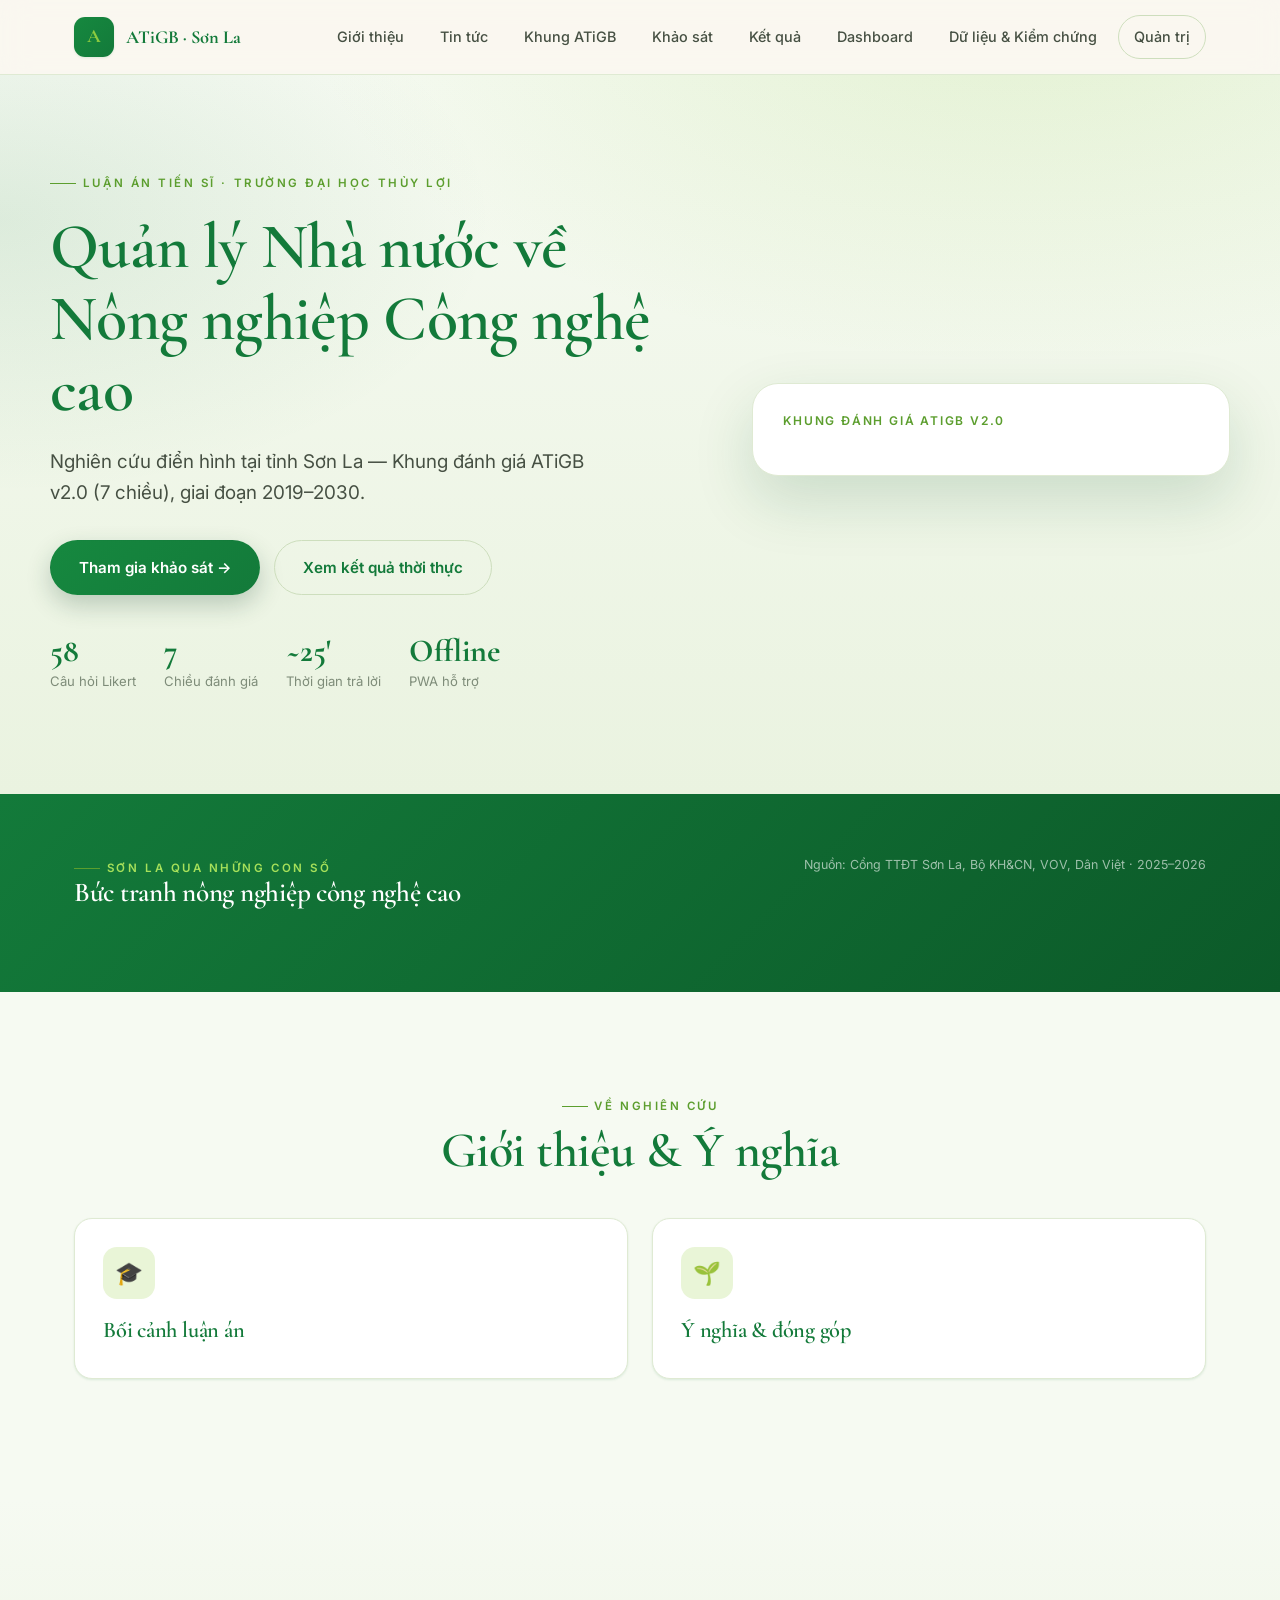
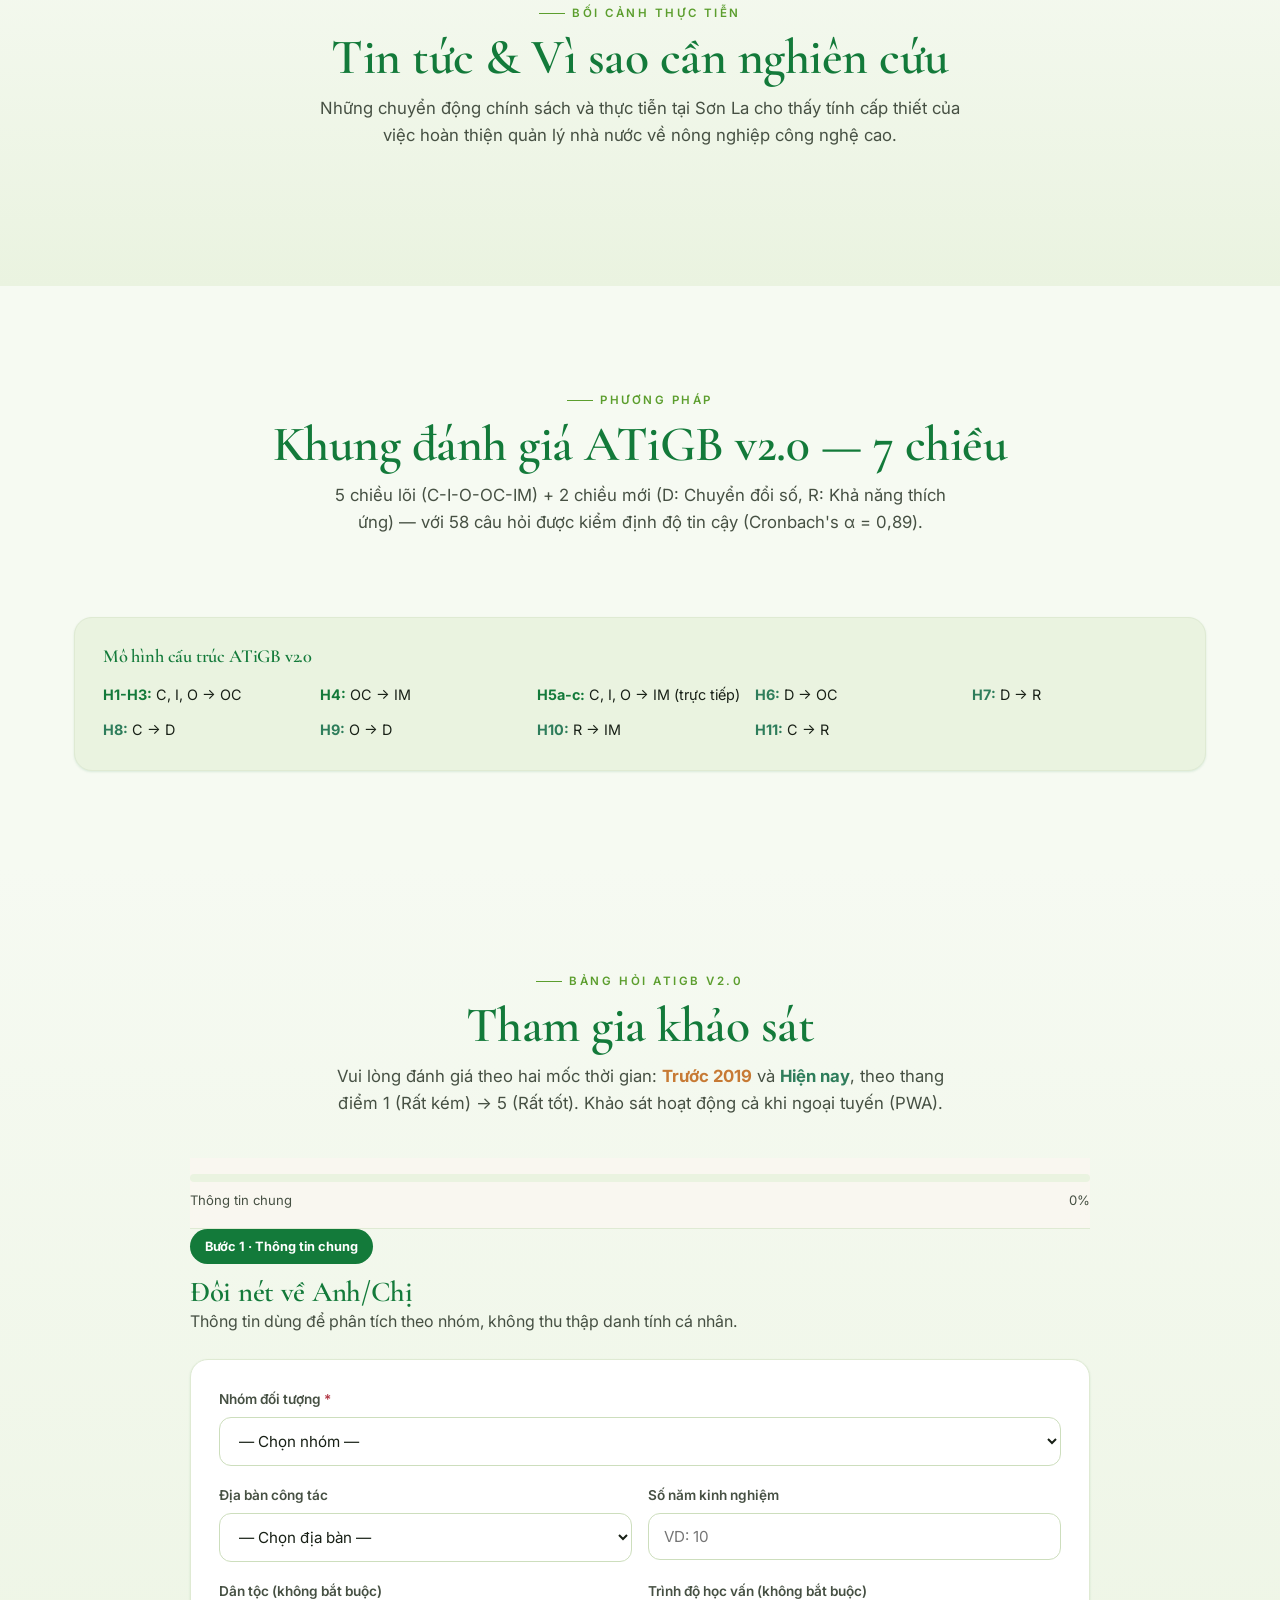
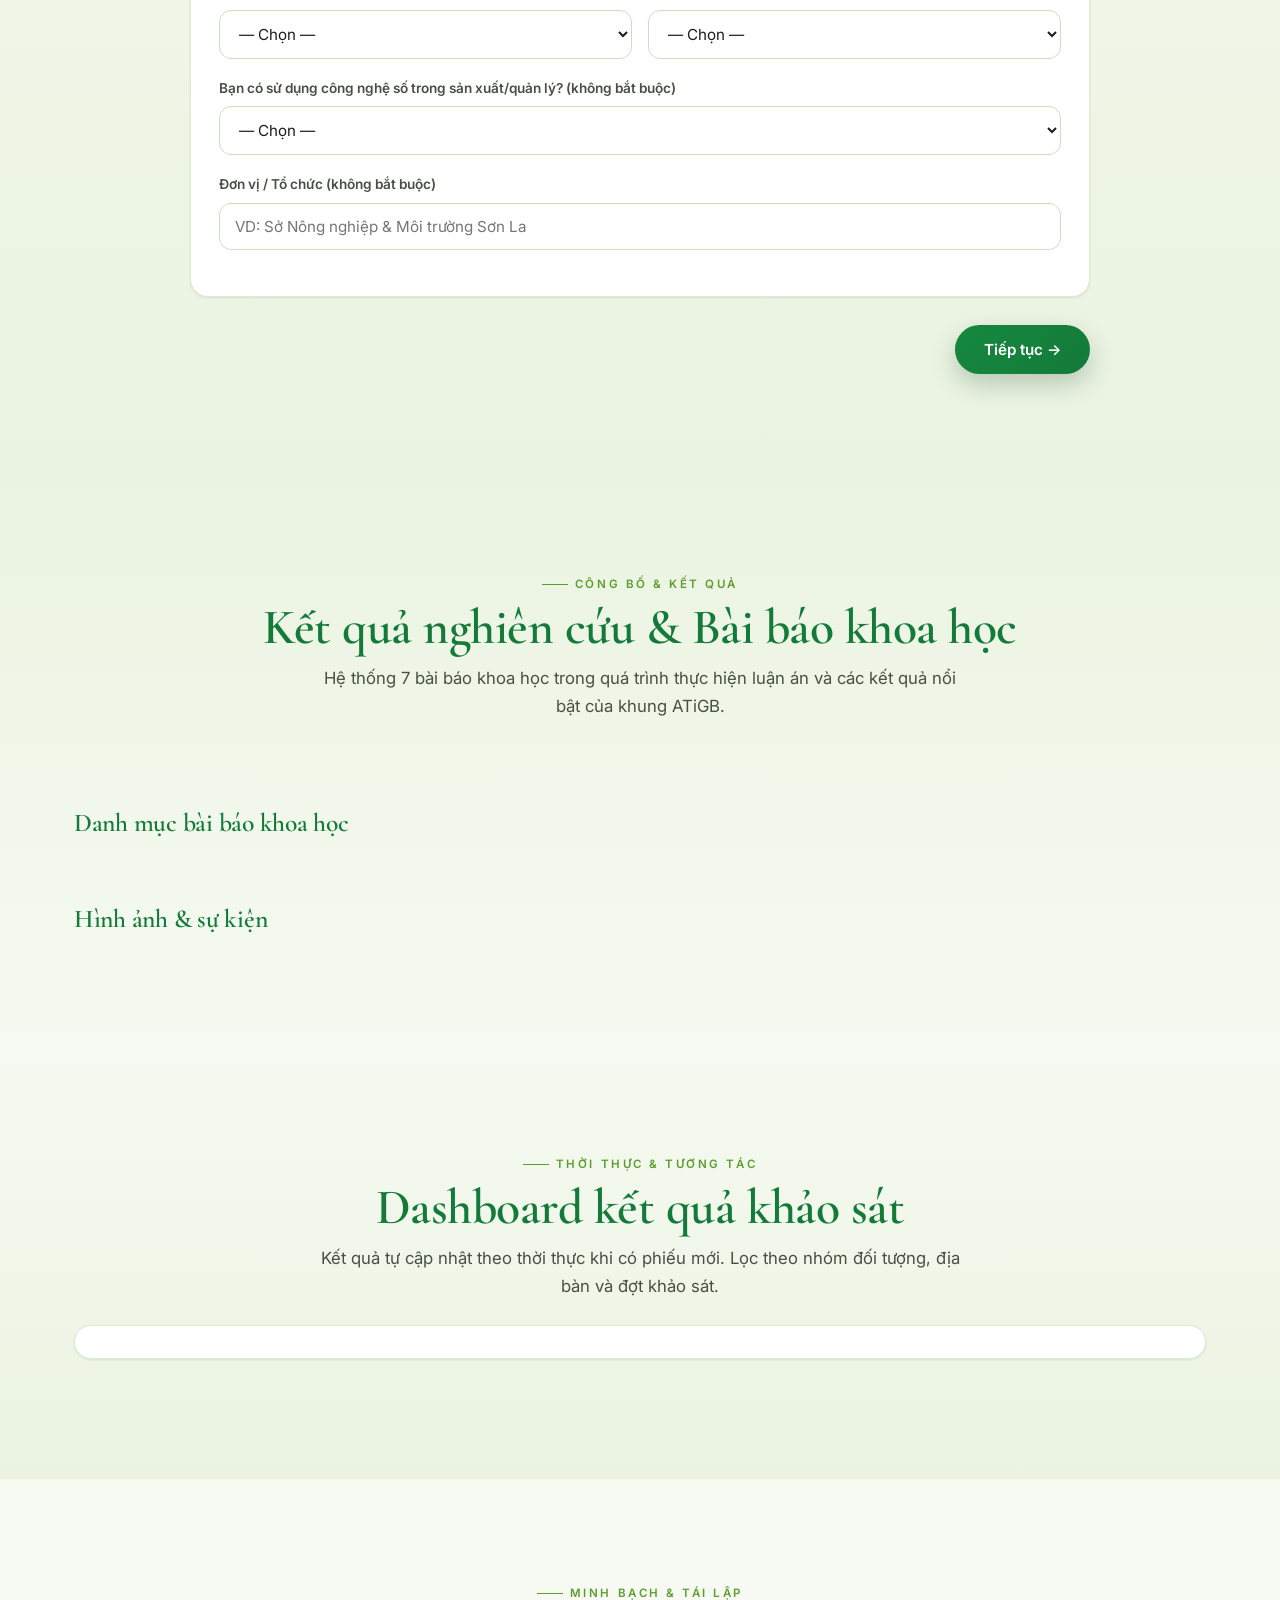
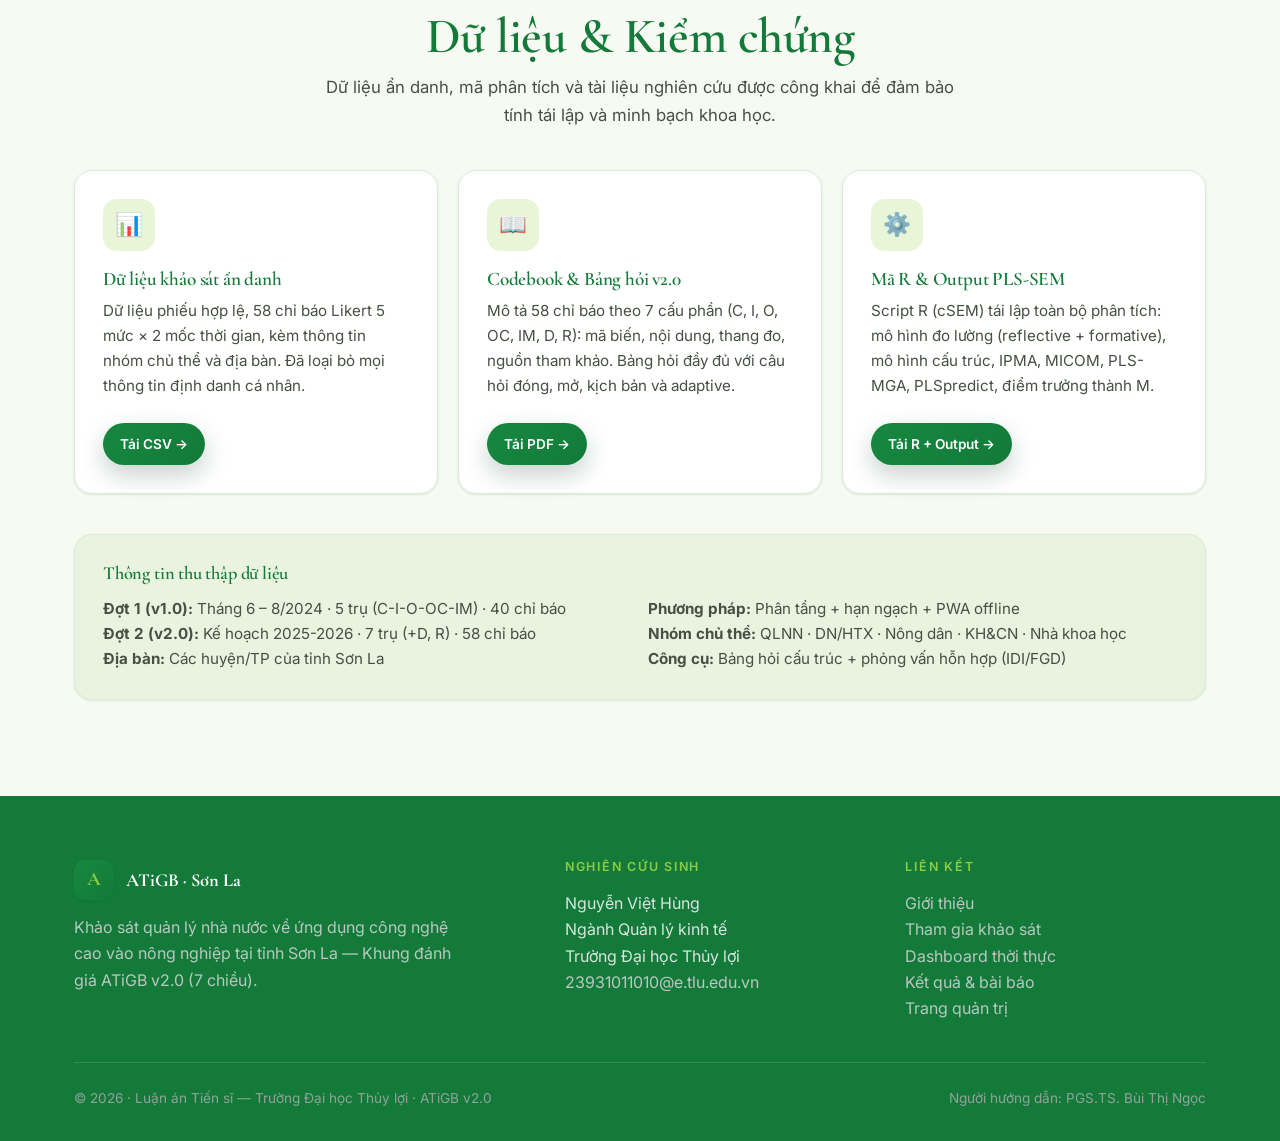
<file: index.html>
<!DOCTYPE html>
<html lang="vi">
<head>
<meta charset="UTF-8">
<meta name="viewport" content="width=device-width, initial-scale=1">
<title>Khảo sát QLNN về Nông nghiệp Công nghệ cao — Sơn La | ATiGB v2.0</title>
<meta name="description" content="Khảo sát quản lý nhà nước về ứng dụng công nghệ cao vào nông nghiệp tại tỉnh Sơn La — Khung đánh giá ATiGB v2.0 (7 chiều). Luận án tiến sĩ, Trường Đại học Thủy lợi.">
<meta name="theme-color" content="#137A3A">
<link rel="manifest" href="/manifest.json">
<meta name="apple-mobile-web-app-capable" content="yes">
<meta name="apple-mobile-web-app-status-bar-style" content="default">
<meta name="apple-mobile-web-app-title" content="ATiGB">
<link rel="apple-touch-icon" href="/icons/icon-192.png">
<link rel="preconnect" href="https://fonts.googleapis.com">
<link rel="preconnect" href="https://fonts.gstatic.com" crossorigin>
<link href="https://fonts.googleapis.com/css2?family=Cormorant+Garamond:wght@500;600;700&family=Inter:wght@400;500;600;700&display=swap" rel="stylesheet">
<link rel="stylesheet" href="assets/style.css?v=20260909">
<link rel="stylesheet" href="assets/v2.css?v=20260909">
<link rel="icon" href="data:image/svg+xml,<svg xmlns='http://www.w3.org/2000/svg' viewBox='0 0 100 100'><rect width='100' height='100' rx='22' fill='%23137A3A'/><text x='50' y='68' font-size='58' text-anchor='middle' fill='%23A6E05A' font-family='Georgia'>A</text></svg>">
</head>
<body>

<!-- OFFLINE INDICATOR -->
<div id="offlineBar" class="offline-bar" style="display:none">
  <span>📡 Đang ngoại tuyến — khảo sát vẫn hoạt động, dữ liệu sẽ đồng bộ khi có mạng</span>
</div>

<!-- NAV -->
<nav class="nav">
 <div class="container nav-inner">
 <a class="brand" href="#top">
 <span class="mark">A</span>
 <span>ATiGB · Sơn La</span>
 </a>
 <button class="nav-toggle" id="navToggle">☰</button>
 <div class="nav-links" id="navLinks">
 <a href="#gioithieu">Giới thiệu</a>
 <a href="#tintuc">Tin tức</a>
 <a href="#khung">Khung ATiGB</a>
 <a href="#khaosat">Khảo sát</a>
 <a href="#ketqua">Kết quả</a>
 <a href="#dashboard">Dashboard</a>
 <a href="#kiemchung">Dữ liệu & Kiểm chứng</a>
 <a href="admin.html" class="btn btn-ghost btn-sm">Quản trị</a>
 </div>
 </div>
</nav>

<!-- HERO -->
<header class="hero" id="top">
 <div class="container hero-inner">
 <div>
 <span class="eyebrow" id="heroBadge">Luận án Tiến sĩ · Trường Đại học Thủy lợi</span>
 <h1 id="heroTitle">Quản lý Nhà nước về Nông nghiệp Công nghệ cao</h1>
 <p class="lead" id="heroSub">Nghiên cứu điển hình tại tỉnh Sơn La — Khung đánh giá ATiGB v2.0 (7 chiều), giai đoạn 2019–2030.</p>
 <div class="hero-cta">
 <a href="#khaosat" class="btn btn-primary">Tham gia khảo sát →</a>
 <a href="#dashboard" class="btn btn-ghost">Xem kết quả thời thực</a>
 </div>
 <div class="hero-badges">
 <div class="hero-badge"><b id="heroQCount">58</b><span>Câu hỏi Likert</span></div>
 <div class="hero-badge"><b>7</b><span>Chiều đánh giá</span></div>
 <div class="hero-badge"><b>~25'</b><span>Thời gian trả lời</span></div>
 <div class="hero-badge"><b>Offline</b><span>PWA hỗ trợ</span></div>
 </div>
 </div>
 <div class="hero-art">
 <div class="hero-card">
 <h4>Khung đánh giá ATiGB v2.0</h4>
 <div id="heroDims" class="dims" style="flex-direction:column;gap:10px"></div>
 </div>
 </div>
 </div>
</header>

<!-- DẢI SỐ LIỆU THẬT -->
<section class="statband">
 <div class="container">
 <div class="stat-head">
 <div><span class="eyebrow" style="color:var(--lime-bright)">Sơn La qua những con số</span>
 <h3>Bức tranh nông nghiệp công nghệ cao</h3></div>
 <span class="src">Nguồn: Cổng TTĐT Sơn La, Bộ KH&CN, VOV, Dân Việt · 2025–2026</span>
 </div>
 <div class="stat-grid" id="statGrid"></div>
 </div>
</section>

<!-- GIỚI THIỆU -->
<section class="section" id="gioithieu">
 <div class="container">
 <div class="center">
 <span class="eyebrow">Về nghiên cứu</span>
 <h2 class="section-title" id="introHeading">Giới thiệu & Ý nghĩa</h2>
 </div>
 <div class="grid g-2 mt-3" style="align-items:start">
 <div class="card">
 <div class="icon">🎓</div>
 <h3>Bối cảnh luận án</h3>
 <p id="introBody" style="color:var(--ink-2)"></p>
 </div>
 <div class="card">
 <div class="icon">🌱</div>
 <h3>Ý nghĩa & đóng góp</h3>
 <p id="introMeaning" style="color:var(--ink-2)"></p>
 </div>
 </div>
 <div class="grid g-4 mt-2" id="whyCards"></div>
 </div>
</section>

<!-- TIN TỨC -->
<section class="section" id="tintuc" style="background:linear-gradient(180deg,var(--cream),var(--cream-2))">
 <div class="container">
 <div class="center">
 <span class="eyebrow">Bối cảnh thực tiễn</span>
 <h2 class="section-title">Tin tức & Vì sao cần nghiên cứu</h2>
 <p class="section-sub">Những chuyển động chính sách và thực tiễn tại Sơn La cho thấy tính cấp thiết của việc hoàn thiện quản lý nhà nước về nông nghiệp công nghệ cao.</p>
 </div>
 <div class="news-grid mt-3" id="newsGrid"></div>
 </div>
</section>

<!-- KHUNG ATiGB v2.0 -->
<section class="section" id="khung">
 <div class="container">
 <div class="center">
 <span class="eyebrow">Phương pháp</span>
 <h2 class="section-title">Khung đánh giá ATiGB v2.0 — 7 chiều</h2>
 <p class="section-sub">5 chiều lõi (C-I-O-OC-IM) + 2 chiều mới (D: Chuyển đổi số, R: Khả năng thích ứng) — với 58 câu hỏi được kiểm định độ tin cậy (Cronbach's α = 0,89).</p>
 </div>
 <div class="atigb-grid mt-3" id="atigbGrid"></div>

 <div class="card mt-3" style="padding:28px;background:var(--cream-2)">
 <h3 style="font-size:1.15rem;margin-bottom:16px">Mô hình cấu trúc ATiGB v2.0</h3>
 <div style="display:grid;grid-template-columns:repeat(auto-fit,minmax(200px,1fr));gap:12px;font-size:.9rem">
 <div><b style="color:var(--forest)">H1-H3:</b> C, I, O → OC</div>
 <div><b style="color:var(--forest)">H4:</b> OC → IM</div>
 <div><b style="color:var(--forest)">H5a-c:</b> C, I, O → IM (trực tiếp)</div>
 <div><b style="color:var(--blue)">H6:</b> D → OC</div>
 <div><b style="color:var(--blue)">H7:</b> D → R</div>
 <div><b style="color:var(--blue)">H8:</b> C → D</div>
 <div><b style="color:var(--blue)">H9:</b> O → D</div>
 <div><b style="color:var(--blue)">H10:</b> R → IM</div>
 <div><b style="color:var(--blue)">H11:</b> C → R</div>
 </div>
 </div>
 </div>
</section>

<!-- KHẢO SÁT -->
<section class="section" id="khaosat" style="background:linear-gradient(180deg,var(--cream),var(--cream-2))">
 <div class="container">
 <div class="center">
 <span class="eyebrow">Bảng hỏi ATiGB v2.0</span>
 <h2 class="section-title">Tham gia khảo sát</h2>
 <p class="section-sub">Vui lòng đánh giá theo hai mốc thời gian: <b style="color:var(--terra)">Trước 2019</b> và <b style="color:var(--blue)">Hiện nay</b>, theo thang điểm 1 (Rất kém) → 5 (Rất tốt). Khảo sát hoạt động cả khi ngoại tuyến (PWA).</p>
 </div>

 <div class="survey-wrap mt-3">
 <div class="progress-bar">
 <div class="progress-track"><div class="progress-fill" id="progFill"></div></div>
 <div class="progress-meta"><span id="progLabel">Thông tin chung</span><span id="progCount">0%</span></div>
 </div>

 <!-- Auto-save indicator -->
 <div id="autoSaveIndicator" style="display:none;font-size:.8rem;color:var(--muted);text-align:right;margin-bottom:8px">
 <span id="autoSaveText">Đã tự động lưu</span>
 </div>

 <form id="surveyForm">
 <!-- STEP 0: thông tin -->
 <div class="step active" data-step="0">
 <div class="step-head">
 <span class="badge" style="background:var(--forest)">Bước 1 · Thông tin chung</span>
 <h3 style="font-size:1.8rem">Đôi nét về Anh/Chị</h3>
 <p style="color:var(--ink-2)">Thông tin dùng để phân tích theo nhóm, không thu thập danh tính cá nhân.</p>
 </div>
 <div class="card">
 <div class="field">
 <label>Nhóm đối tượng <span style="color:var(--danger)">*</span></label>
 <select id="respType" required>
 <option value="">— Chọn nhóm —</option>
 <option value="QLNN">Cán bộ quản lý nhà nước</option>
 <option value="DN-HTX">Doanh nghiệp / Hợp tác xã</option>
 <option value="KHCN">Chuyên gia khoa học công nghệ</option>
 <option value="NhaKhoaHoc">Nhà khoa học / Giảng viên</option>
 <option value="NongDan">Nông dân sản xuất</option>
 </select>
 </div>
 <div class="field-row">
 <div class="field">
 <label>Địa bàn công tác</label>
 <select id="district">
 <option value="">— Chọn địa bàn —</option>
 </select>
 </div>
 <div class="field">
 <label>Số năm kinh nghiệm</label>
 <input type="number" id="yearsExp" min="0" max="50" placeholder="VD: 10">
 </div>
 </div>
 <div class="field-row">
 <div class="field">
 <label>Dân tộc (không bắt buộc)</label>
 <select id="ethnicity">
 <option value="">— Chọn —</option>
 <option>Kinh</option><option>Thái</option><option>H'Mông</option>
 <option>Mường</option><option>Tày</option><option>Khác</option>
 </select>
 </div>
 <div class="field">
 <label>Trình độ học vấn (không bắt buộc)</label>
 <select id="education">
 <option value="">— Chọn —</option>
 <option>Tiểu học</option><option>THCS</option><option>THPT</option>
 <option>Cao đẳng</option><option>Đại học</option><option>Sau đại học</option>
 </select>
 </div>
 </div>
 <div class="field-row" id="farmFields" style="display:none">
 <div class="field">
 <label>Quy mô canh tác/sản xuất (ha)</label>
 <input type="number" id="farmSize" min="0" step="0.1" placeholder="VD: 2.5">
 </div>
 <div class="field">
 <label>Cây trồng/vật nuôi chính</label>
 <select id="mainCrop">
 <option value="">— Chọn —</option>
 <option>Cà phê</option><option>Chè</option><option>Mận</option>
 <option>Hồng</option><option>Lúa</option><option>Ngô</option>
 <option>Sắn</option><option>Chăn nuôi</option><option>Khác</option>
 </select>
 </div>
 </div>
 <div class="field">
 <label>Bạn có sử dụng công nghệ số trong sản xuất/quản lý? (không bắt buộc)</label>
 <select id="digitalUsage">
 <option value="">— Chọn —</option>
 <option>Có thường xuyên</option><option>Có đôi khi</option><option>Không</option>
 </select>
 </div>
 <div class="field">
 <label>Đơn vị / Tổ chức (không bắt buộc)</label>
 <input type="text" id="org" placeholder="VD: Sở Nông nghiệp & Môi trường Sơn La">
 </div>
 </div>
 <div class="survey-nav">
 <span></span>
 <button type="button" class="btn btn-primary" data-next>Tiếp tục →</button>
 </div>
 </div>
 <!-- steps for dimensions injected here -->
 <div id="dimSteps"></div>
 <!-- scenario questions -->
 <div id="scenarioStep"></div>
 <!-- open questions step injected -->
 <div id="openStep"></div>
 <!-- thankyou -->
 <div class="step" data-step="done">
 <div class="thankyou">
 <div class="check">✓</div>
 <h2 style="font-size:2.2rem">Cảm ơn Anh/Chị!</h2>
 <p style="color:var(--ink-2);max-width:520px;margin:12px auto 0">Phản hồi của Anh/Chị đã được ghi nhận và sẽ góp phần quan trọng vào kết quả nghiên cứu luận án. Trân trọng cảm ơn sự tham gia quý báu!</p>
 <a href="#dashboard" class="btn btn-gold mt-3">Xem kết quả →</a>
 </div>
 </div>
 </form>
 </div>
 </div>
</section>

<!-- KẾT QUẢ -->
<section class="section" id="ketqua" style="background:linear-gradient(180deg,var(--cream-2),var(--cream))">
 <div class="container">
 <div class="center">
 <span class="eyebrow">Công bố & kết quả</span>
 <h2 class="section-title">Kết quả nghiên cứu & Bài báo khoa học</h2>
 <p class="section-sub">Hệ thống 7 bài báo khoa học trong quá trình thực hiện luận án và các kết quả nổi bật của khung ATiGB.</p>
 </div>

 <div class="grid g-4 mt-3" id="resultKpis"></div>

 <h3 style="font-size:1.6rem;margin:48px 0 20px">Danh mục bài báo khoa học</h3>
 <div class="grid" style="gap:16px" id="pubList"></div>

 <h3 style="font-size:1.6rem;margin:48px 0 20px">Hình ảnh & sự kiện</h3>
 <div class="gallery" id="eventGallery"></div>
 </div>
</section>

<!-- DASHBOARD THỜI THỰC -->
<section class="section" id="dashboard" style="background:linear-gradient(180deg,var(--cream),var(--cream-2))">
 <div class="container">
 <div class="center">
 <span class="eyebrow">Thời thực & Tương tác</span>
 <h2 class="section-title">Dashboard kết quả khảo sát</h2>
 <p class="section-sub">Kết quả tự cập nhật theo thời thực khi có phiếu mới. Lọc theo nhóm đối tượng, địa bàn và đợt khảo sát.</p>
 </div>

 <div id="dashFilters" class="card" style="padding:16px;margin:24px 0"></div>
 <div id="dashboardRoot"></div>
 </div>
</section>

<!-- DỮ LIỆU & KIỂM CHỨNG -->
<section class="section" id="kiemchung">
 <div class="container">
 <div class="center">
 <span class="eyebrow">Minh bạch & Tái lập</span>
 <h2 class="section-title">Dữ liệu & Kiểm chứng</h2>
 <p class="section-sub">Dữ liệu ẩn danh, mã phân tích và tài liệu nghiên cứu được công khai để đảm bảo tính tái lập và minh bạch khoa học.</p>
 </div>

 <div class="grid g-3 mt-3" style="gap:20px">
 <div class="card" style="padding:28px">
 <div class="icon">📊</div>
 <h3 style="font-size:1.2rem">Dữ liệu khảo sát ẩn danh</h3>
 <p style="color:var(--ink-2);font-size:.95rem">Dữ liệu phiếu hợp lệ, 58 chỉ báo Likert 5 mức × 2 mốc thời gian, kèm thông tin nhóm chủ thể và địa bàn. Đã loại bỏ mọi thông tin định danh cá nhân.</p>
 <a href="#" id="dlData" class="btn btn-primary btn-sm mt-2" download>Tải CSV →</a>
 </div>
 <div class="card" style="padding:28px">
 <div class="icon">📖</div>
 <h3 style="font-size:1.2rem">Codebook & Bảng hỏi v2.0</h3>
 <p style="color:var(--ink-2);font-size:.95rem">Mô tả 58 chỉ báo theo 7 cấu phần (C, I, O, OC, IM, D, R): mã biến, nội dung, thang đo, nguồn tham khảo. Bảng hỏi đầy đủ với câu hỏi đóng, mở, kịch bản và adaptive.</p>
 <a href="#" id="dlCodebook" class="btn btn-primary btn-sm mt-2" download>Tải PDF →</a>
 </div>
 <div class="card" style="padding:28px">
 <div class="icon">⚙️</div>
 <h3 style="font-size:1.2rem">Mã R & Output PLS-SEM</h3>
 <p style="color:var(--ink-2);font-size:.95rem">Script R (cSEM) tái lập toàn bộ phân tích: mô hình đo lường (reflective + formative), mô hình cấu trúc, IPMA, MICOM, PLS-MGA, PLSpredict, điểm trưởng thành M.</p>
 <a href="#" id="dlCode" class="btn btn-primary btn-sm mt-2" download>Tải R + Output →</a>
 </div>
 </div>

 <div class="card mt-3" style="padding:28px;background:var(--cream-2)">
 <h3 style="font-size:1.15rem;margin-bottom:12px">Thông tin thu thập dữ liệu</h3>
 <div class="grid g-2" style="gap:16px">
 <div>
 <p style="color:var(--ink-2);font-size:.95rem"><b>Đợt 1 (v1.0):</b> Tháng 6 – 8/2024 · 5 trụ (C-I-O-OC-IM) · 40 chỉ báo</p>
 <p style="color:var(--ink-2);font-size:.95rem"><b>Đợt 2 (v2.0):</b> Kế hoạch 2025-2026 · 7 trụ (+D, R) · 58 chỉ báo</p>
 <p style="color:var(--ink-2);font-size:.95rem"><b>Địa bàn:</b> Các huyện/TP của tỉnh Sơn La</p>
 </div>
 <div>
 <p style="color:var(--ink-2);font-size:.95rem"><b>Phương pháp:</b> Phân tầng + hạn ngạch + PWA offline</p>
 <p style="color:var(--ink-2);font-size:.95rem"><b>Nhóm chủ thể:</b> QLNN · DN/HTX · Nông dân · KH&CN · Nhà khoa học</p>
 <p style="color:var(--ink-2);font-size:.95rem"><b>Công cụ:</b> Bảng hỏi cấu trúc + phỏng vấn hỗn hợp (IDI/FGD)</p>
 </div>
 </div>
 </div>
 </div>
</section>

<!-- FOOTER -->
<footer class="footer">
 <div class="container">
 <div class="footer-grid">
 <div>
 <div class="brand" style="color:#fff;margin-bottom:14px">
 <span class="mark">A</span><span>ATiGB · Sơn La</span>
 </div>
 <p style="color:#B9C7C0;max-width:380px">Khảo sát quản lý nhà nước về ứng dụng công nghệ cao vào nông nghiệp tại tỉnh Sơn La — Khung đánh giá ATiGB v2.0 (7 chiều).</p>
 </div>
 <div>
 <h4>Nghiên cứu sinh</h4>
 <p>Nguyễn Việt Hùng</p>
 <p>Ngành Quản lý kinh tế</p>
 <p>Trường Đại học Thủy lợi</p>
 <p><a href="mailto:23931011010@e.tlu.edu.vn">23931011010@e.tlu.edu.vn</a></p>
 </div>
 <div>
 <h4>Liên kết</h4>
 <p><a href="#gioithieu">Giới thiệu</a></p>
 <p><a href="#khaosat">Tham gia khảo sát</a></p>
 <p><a href="#dashboard">Dashboard thời thực</a></p>
 <p><a href="#ketqua">Kết quả & bài báo</a></p>
 <p><a href="admin.html">Trang quản trị</a></p>
 </div>
 </div>
 <div class="footer-bottom">
 <span>© 2026 · Luận án Tiến sĩ — Trường Đại học Thủy lợi · ATiGB v2.0</span>
 <span>Người hướng dẫn: PGS.TS. Bùi Thị Ngọc</span>
 </div>
 </div>
</footer>

<script src="config.js?v=20260909"></script>
<script type="module" src="assets/app.js?v=20260909"></script>
</body>
</html>
</file>
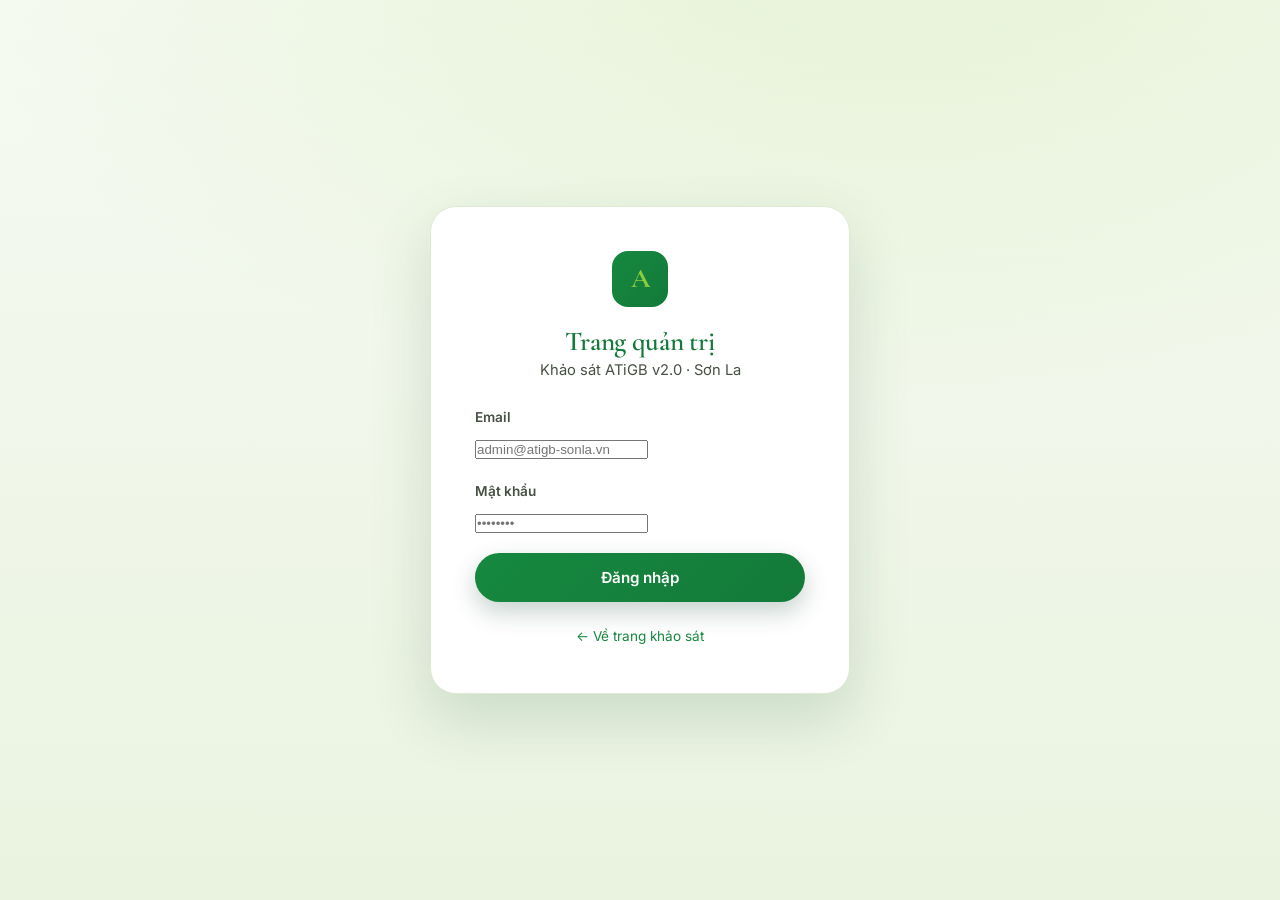
<file: admin.html>
<!DOCTYPE html>
<html lang="vi">
<head>
<meta charset="UTF-8">
<meta name="viewport" content="width=device-width, initial-scale=1">
<title>Quản trị · Khảo sát ATiGB Sơn La v2.0</title>
<link rel="preconnect" href="https://fonts.googleapis.com">
<link rel="preconnect" href="https://fonts.gstatic.com" crossorigin>
<link href="https://fonts.googleapis.com/css2?family=Cormorant+Garamond:wght@500;600;700&family=Inter:wght@400;500;600;700&display=swap" rel="stylesheet">
<link rel="stylesheet" href="assets/style.css?v=20260909">
<link rel="stylesheet" href="assets/v2.css?v=20260909">
<link rel="icon" href="data:image/svg+xml,<svg xmlns='http://www.w3.org/2000/svg' viewBox='0 0 100 100'><rect width='100' height='100' rx='22' fill='%23137A3A'/><text x='50' y='68' font-size='58' text-anchor='middle' fill='%23A6E05A' font-family='Georgia'>A</text></svg>">
<style>
  body{background:var(--cream-2)}
  /* Login */
  .login-wrap{min-height:100vh;display:grid;place-items:center;padding:24px;
    background:radial-gradient(1000px 500px at 70% -10%,rgba(141,203,63,.16),transparent),linear-gradient(180deg,var(--cream),var(--cream-2))}
  .login-card{background:var(--paper);border:1px solid var(--line);border-radius:var(--radius-lg);
    padding:44px;max-width:420px;width:100%;box-shadow:var(--shadow-lg)}
  .login-card .mark{width:56px;height:56px;border-radius:16px;display:grid;place-items:center;margin:0 auto 20px;
    background:linear-gradient(135deg,var(--forest-2),var(--forest));color:var(--gold-2);font-family:var(--serif);font-size:1.7rem;font-weight:700}
  /* Admin shell */
  .admin-shell{display:grid;grid-template-columns:250px 1fr;min-height:100vh}
  .sidebar{background:var(--forest);color:#D9E4DE;padding:26px 18px;position:sticky;top:0;height:100vh;display:flex;flex-direction:column}
  .sidebar .brand{color:#fff;margin-bottom:32px}
  .sidebar .brand .mark{background:rgba(255,255,255,.1)}
  .side-nav{display:flex;flex-direction:column;gap:4px;flex:1;overflow-y:auto}
  .side-nav button{display:flex;align-items:center;gap:12px;padding:12px 14px;border-radius:12px;border:none;
    background:transparent;color:#B9C7C0;font-family:var(--sans);font-size:.94rem;font-weight:500;cursor:pointer;text-align:left;transition:.2s;width:100%}
  .side-nav button:hover{background:rgba(255,255,255,.07);color:#fff}
  .side-nav button.active{background:var(--gold);color:var(--forest);font-weight:700}
  .side-nav .nav-section{font-size:.7rem;text-transform:uppercase;letter-spacing:.08em;color:#6B8278;padding:14px 14px 6px;font-weight:700}
  .side-foot{border-top:1px solid rgba(255,255,255,.12);padding-top:16px;font-size:.82rem;color:#8FA39A}
  .main{padding:32px 36px;overflow-x:hidden}
  .page-head{display:flex;justify-content:space-between;align-items:flex-end;flex-wrap:wrap;gap:16px;margin-bottom:28px}
  .page-head h1{font-size:2rem}
  .view{display:none}.view.active{display:block;animation:fade .35s ease}
  .kpi-grid{display:grid;grid-template-columns:repeat(4,1fr);gap:18px}
  @media(max-width:1100px){.kpi-grid{grid-template-columns:repeat(2,1fr)}.admin-shell{grid-template-columns:1fr}.sidebar{position:static;height:auto;flex-direction:row;align-items:center;flex-wrap:wrap}.side-nav{flex-direction:row;flex-wrap:wrap}.side-foot{display:none}}
  .kpi{background:var(--paper);border:1px solid var(--line);border-radius:var(--radius);padding:22px;box-shadow:var(--shadow-sm)}
  .kpi .n{font-family:var(--serif);font-size:2.6rem;color:var(--forest);line-height:1}
  .kpi .t{font-weight:600;margin-top:4px}.kpi .s{color:var(--muted);font-size:.82rem}
  .kpi .delta{font-size:.8rem;font-weight:700;padding:3px 9px;border-radius:100px;background:var(--gold-soft);color:var(--forest);display:inline-block;margin-top:8px}
  .panel{background:var(--paper);border:1px solid var(--line);border-radius:var(--radius);padding:24px;box-shadow:var(--shadow-sm);margin-top:20px}
  .panel h3{font-size:1.3rem;margin-bottom:4px}
  .panel .ph-sub{color:var(--muted);font-size:.88rem;margin-bottom:16px}
  .panel-grid{display:grid;grid-template-columns:1fr 1fr;gap:20px}
  @media(max-width:900px){.panel-grid{grid-template-columns:1fr}}
  .chart-legend{display:flex;gap:16px;justify-content:center;flex-wrap:wrap;margin-top:12px}
  .chart-legend .lg{display:inline-flex;align-items:center;gap:7px;font-size:.85rem;color:var(--ink-2);font-weight:500}
  .chart-legend .lg i{width:13px;height:13px;border-radius:4px;display:inline-block}
  table{width:100%;border-collapse:collapse;font-size:.88rem}
  th,td{padding:11px 12px;text-align:left;border-bottom:1px solid var(--line)}
  th{font-size:.74rem;letter-spacing:.05em;text-transform:uppercase;color:var(--muted);font-weight:700;position:sticky;top:0;background:var(--paper)}
  tbody tr:hover{background:var(--cream)}
  .badge-status{font-size:.72rem;font-weight:700;padding:3px 10px;border-radius:100px}
  .st-raw{background:#FBF0D6;color:#8A6D00}.st-cleaned{background:#DCF0E4;color:#1E5C40}
  .st-flagged{background:#FBE0D6;color:#8A3A1E}.st-excluded{background:#EEE;color:#888}
  .toolbar{display:flex;gap:10px;flex-wrap:wrap;align-items:center;margin-bottom:16px}
  .toolbar select,.toolbar input{padding:9px 12px;font-size:.88rem;width:auto}
  .table-scroll{overflow:auto;max-height:64vh;border:1px solid var(--line);border-radius:var(--radius-sm)}
  .icon-btn{background:none;border:1px solid var(--line-2);border-radius:8px;padding:5px 9px;cursor:pointer;font-size:.85rem;transition:.2s}
  .icon-btn:hover{border-color:var(--gold);background:var(--cream)}
  .modal-bg{position:fixed;inset:0;background:rgba(20,33,30,.5);backdrop-filter:blur(3px);z-index:100;display:none;place-items:center;padding:20px}
  .modal-bg.show{display:grid}
  .modal{background:var(--paper);border-radius:var(--radius-lg);max-width:760px;width:100%;max-height:88vh;overflow:auto;box-shadow:var(--shadow-lg)}
  .modal-head{padding:22px 26px;border-bottom:1px solid var(--line);display:flex;justify-content:space-between;align-items:center;position:sticky;top:0;background:var(--paper);z-index:2}
  .modal-body{padding:26px}
  .heat td{text-align:center;font-weight:600;color:#fff;border:2px solid var(--paper);border-radius:6px}
  .heat th{background:transparent}
  .heat td.lbl{background:var(--cream-2);color:var(--ink);text-align:left;font-weight:700}
</style>
</head>
<body>

<!-- LOGIN -->
<div class="login-wrap" id="loginView">
  <div class="login-card">
    <div class="mark">A</div>
    <h2 style="text-align:center;font-size:1.7rem">Trang quản trị</h2>
    <p style="text-align:center;color:var(--ink-2);margin-bottom:24px;font-size:.92rem">Khảo sát ATiGB v2.0 · Sơn La</p>
    <form id="loginForm">
      <div class="field"><label>Email</label><input type="email" id="email" required autocomplete="username" placeholder="admin@atigb-sonla.vn"></div>
      <div class="field"><label>Mật khẩu</label><input type="password" id="password" required autocomplete="current-password" placeholder="••••••••"></div>
      <button class="btn btn-primary" style="width:100%" id="loginBtn" type="submit">Đăng nhập</button>
      <p id="loginErr" style="color:var(--danger);font-size:.85rem;text-align:center;margin-top:12px"></p>
    </form>
    <p style="text-align:center;margin-top:20px"><a href="index.html" style="font-size:.85rem">← Về trang khảo sát</a></p>
  </div>
</div>

<!-- ADMIN -->
<div class="admin-shell hidden" id="adminView">
  <aside class="sidebar">
    <div class="brand"><span class="mark">A</span><span>ATiGB Admin v2</span></div>
    <nav class="side-nav">
      <div class="nav-section">Phân tích</div>
      <button data-view="dashboard" class="active">📊 Dashboard</button>
      <button data-view="quality">🔍 Chất lượng dữ liệu</button>
      <button data-view="rounds">🔄 So sánh đa đợt</button>
      <div class="nav-section">Dữ liệu</div>
      <button data-view="responses">🗂️ Dữ liệu khảo sát</button>
      <button data-view="enumerators">👥 Điều tra viên</button>
      <div class="nav-section">Nội dung</div>
      <button data-view="content">📝 Nội dung trang</button>
      <button data-view="export">⬇️ Xuất báo cáo</button>
    </nav>
    <div class="side-foot">
      <div id="userEmail" style="margin-bottom:10px;color:#B9C7C0"></div>
      <button class="btn btn-ghost btn-sm" id="logoutBtn" style="color:#fff;border-color:rgba(255,255,255,.3)">Đăng xuất</button>
    </div>
  </aside>

  <main class="main">
    <!-- DASHBOARD -->
    <section class="view active" id="view-dashboard">
      <div class="page-head">
        <div><h1>Dashboard</h1><p style="color:var(--ink-2)">Tổng quan kết quả khảo sát theo khung ATiGB (tự phát hiện v1.0/v2.0).</p></div>
        <div class="toolbar" style="margin:0">
          <select id="dashFilter"><option value="all">Tất cả trạng thái</option><option value="cleaned">Đã làm sạch</option><option value="raw">Dữ liệu thô</option></select>
          <label style="display:flex;align-items:center;gap:6px;font-size:.85rem"><input type="checkbox" id="inclTest" checked style="width:auto"> Gồm dữ liệu mẫu</label>
        </div>
      </div>
      <div class="kpi-grid" id="kpis"></div>
      <div class="panel-grid">
        <div class="panel"><h3>Radar ATiGB</h3><p class="ph-sub">So sánh Trước 2019 và Hiện nay</p><div id="chartRadar"></div></div>
        <div class="panel"><h3>Điểm trung bình theo chiều</h3><p class="ph-sub">Trước vs Nay (thang 1–5)</p><div id="chartBar"></div></div>
      </div>
      <div class="panel"><h3>Đo lường tác động (IM) — chi tiết</h3><p class="ph-sub">Chú ý IM5 (CBAM 2026) — điểm thấp nhất khung</p><div id="chartLine"></div></div>
      <div class="panel-grid">
        <div class="panel"><h3>Cơ cấu đối tượng</h3><p class="ph-sub">Theo nhóm phản hồi</p><div id="chartDonut"></div></div>
        <div class="panel"><h3>Bản đồ nhiệt điểm số (Hiện nay)</h3><p class="ph-sub">Theo chiều × nhóm đối tượng</p><div id="heatTable" style="overflow:auto"></div></div>
      </div>
    </section>

    <!-- DATA QUALITY -->
    <section class="view" id="view-quality">
      <div class="page-head">
        <div><h1>Chất lượng dữ liệu</h1><p style="color:var(--ink-2)">Kiểm tra hoàn thành, straight-lining, extreme responding và điểm chất lượng từng phiếu.</p></div>
      </div>
      <div id="qualityRoot"></div>
    </section>

    <!-- MULTI-ROUND COMPARISON -->
    <section class="view" id="view-rounds">
      <div class="page-head">
        <div><h1>So sánh đa đợt</h1><p style="color:var(--ink-2)">So sánh kết quả giữa đợt 1 (v1.0, 5 chiều) và đợt 2 (v2.0, 7 chiều).</p></div>
      </div>
      <div id="roundsRoot"></div>
    </section>

    <!-- RESPONSES -->
    <section class="view" id="view-responses">
      <div class="page-head"><div><h1>Dữ liệu khảo sát</h1><p style="color:var(--ink-2)">Kiểm soát, làm sạch và chỉnh sửa phản hồi.</p></div></div>
      <div class="toolbar">
        <select id="fltType"><option value="">Mọi nhóm</option></select>
        <select id="fltStatus"><option value="">Mọi trạng thái</option><option value="raw">Thô</option><option value="cleaned">Đã sạch</option><option value="flagged">Gắn cờ</option><option value="excluded">Loại trừ</option></select>
        <select id="fltTest"><option value="">Tất cả</option><option value="false">Chỉ dữ liệu thật</option><option value="true">Chỉ dữ liệu mẫu</option></select>
        <select id="fltRound"><option value="">Mọi đợt</option><option value="1">Đợt 1 (v1.0)</option><option value="2">Đợt 2 (v2.0)</option></select>
        <input type="text" id="fltSearch" placeholder="Tìm địa bàn / đơn vị...">
        <span style="margin-left:auto;color:var(--muted);font-size:.85rem" id="rowCount"></span>
      </div>
      <div class="table-scroll">
        <table id="respTable">
          <thead><tr>
            <th>Thời gian</th><th>Nhóm</th><th>Địa bàn</th><th>Đã trả lời</th><th>ĐTB nay</th><th>Trạng thái</th><th>Đợt</th><th>ĐTV</th><th></th>
          </tr></thead>
          <tbody id="respBody"></tbody>
        </table>
      </div>
    </section>

    <!-- ENUMERATORS -->
    <section class="view" id="view-enumerators">
      <div class="page-head">
        <div><h1>Điều tra viên</h1><p style="color:var(--ink-2)">Quản lý đội ngũ điều tra viên và theo dõi chất lượng thu thập.</p></div>
        <button class="btn btn-primary btn-sm" id="addEnum">+ Thêm điều tra viên</button>
      </div>
      <div class="table-scroll">
        <table>
          <thead><tr>
            <th>Họ tên</th><th>Điện thoại</th><th>Địa bàn</th><th>Số phiếu</th><th>Gắn cờ</th><th>Tỷ lệ sạch</th><th>Trạng thái</th><th></th>
          </tr></thead>
          <tbody id="enumBody"></tbody>
        </table>
      </div>
    </section>

    <!-- CONTENT -->
    <section class="view" id="view-content">
      <div class="page-head"><div><h1>Nội dung trang</h1><p style="color:var(--ink-2)">Quản lý tin tức, bài báo và ảnh sự kiện hiển thị công khai.</p></div></div>
      <div class="panel-grid">
        <div class="panel">
          <div style="display:flex;justify-content:space-between;align-items:center"><h3>Tin tức</h3><button class="btn btn-ghost btn-sm" id="addNews">+ Thêm</button></div>
          <div id="newsAdmin" class="mt-2"></div>
        </div>
        <div class="panel">
          <div style="display:flex;justify-content:space-between;align-items:center"><h3>Bài báo</h3><button class="btn btn-ghost btn-sm" id="addPub">+ Thêm</button></div>
          <div id="pubAdmin" class="mt-2"></div>
        </div>
      </div>
      <div class="panel">
        <div style="display:flex;justify-content:space-between;align-items:center">
          <div><h3>Ảnh &amp; Sự kiện</h3><p class="ph-sub" style="margin:0">Ảnh khảo sát thực địa, hội thảo… (dán URL ảnh từ R2 Cloudflare)</p></div>
          <button class="btn btn-ghost btn-sm" id="addEvent">+ Thêm sự kiện</button>
        </div>
        <div id="eventAdmin" class="mt-2" style="display:grid;grid-template-columns:repeat(auto-fill,minmax(220px,1fr));gap:12px"></div>
      </div>
    </section>

    <!-- EXPORT -->
    <section class="view" id="view-export">
      <div class="page-head"><div><h1>Xuất báo cáo</h1><p style="color:var(--ink-2)">Tải dữ liệu và kết quả tổng hợp (bao gồm trường v2.0).</p></div></div>
      <div class="kpi-grid" style="grid-template-columns:repeat(3,1fr)">
        <div class="panel"><div class="icon" style="width:52px;height:52px;border-radius:14px;display:grid;place-items:center;background:var(--gold-soft);font-size:1.4rem;margin-bottom:14px">📄</div><h3>Dữ liệu thô (CSV)</h3><p style="color:var(--ink-2);font-size:.9rem;margin:8px 0 16px">Toàn bộ phản hồi, mỗi câu hỏi 1 cột (A/B) + trường v2.0.</p><button class="btn btn-primary btn-sm" id="expCsv">Tải CSV</button></div>
        <div class="panel"><div class="icon" style="width:52px;height:52px;border-radius:14px;display:grid;place-items:center;background:var(--gold-soft);font-size:1.4rem;margin-bottom:14px">🧾</div><h3>Dữ liệu JSON</h3><p style="color:var(--ink-2);font-size:.9rem;margin:8px 0 16px">Toàn bộ dữ liệu dạng JSON để phân tích SPSS/R.</p><button class="btn btn-primary btn-sm" id="expJson">Tải JSON</button></div>
        <div class="panel"><div class="icon" style="width:52px;height:52px;border-radius:14px;display:grid;place-items:center;background:var(--gold-soft);font-size:1.4rem;margin-bottom:14px">📊</div><h3>Tổng hợp ĐTB (CSV)</h3><p style="color:var(--ink-2);font-size:.9rem;margin:8px 0 16px">Điểm trung bình từng câu × trước/nay × nhóm.</p><button class="btn btn-primary btn-sm" id="expSummary">Tải tổng hợp</button></div>
      </div>
    </section>
  </main>
</div>

<!-- MODAL -->
<div class="modal-bg" id="modalBg"><div class="modal" id="modal"></div></div>

<script src="config.js?v=20260909"></script>
<script type="module" src="assets/admin.js?v=20260909"></script>
</body>
</html>
</file>
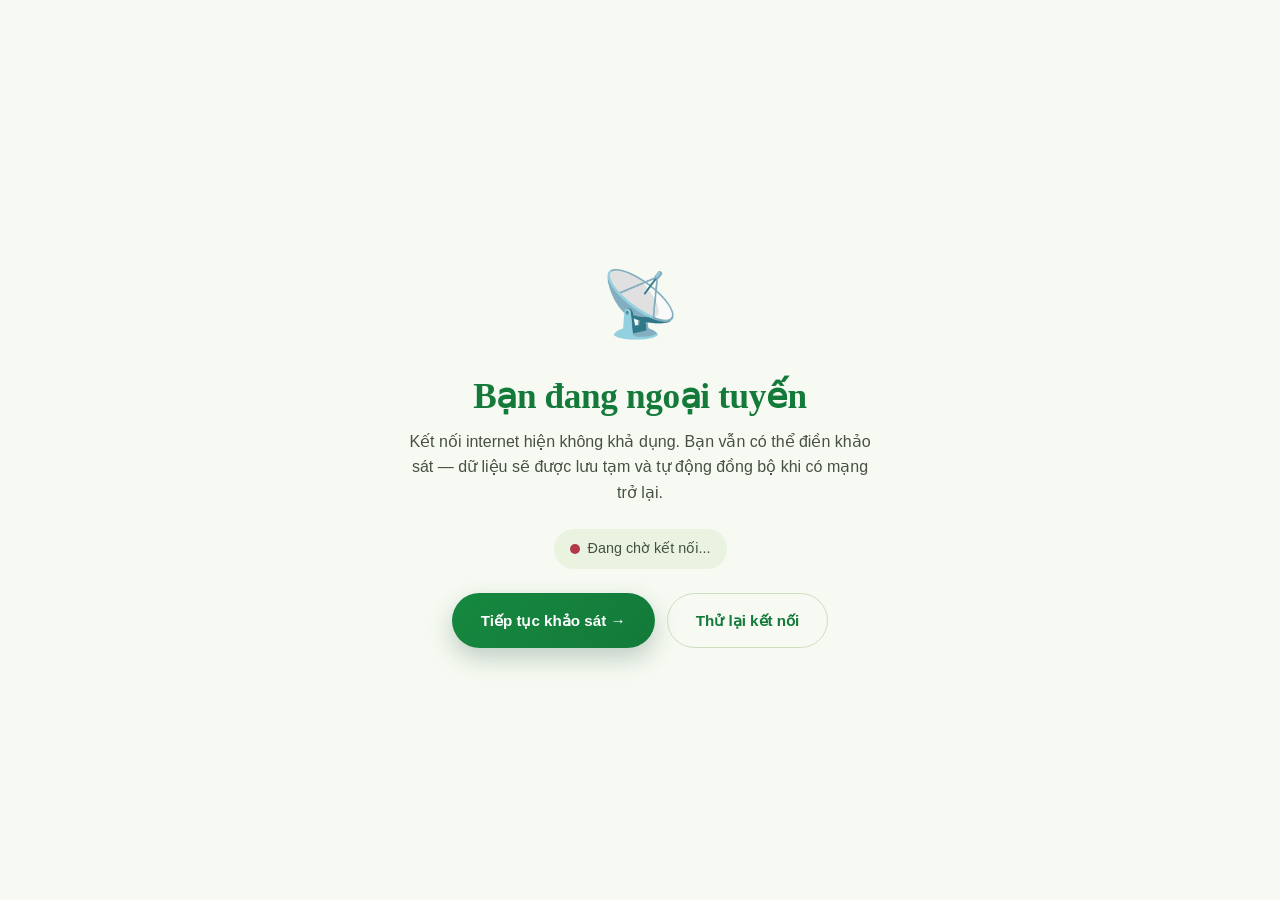
<file: offline.html>
<!DOCTYPE html>
<html lang="vi">
<head>
<meta charset="UTF-8">
<meta name="viewport" content="width=device-width, initial-scale=1">
<title>ATiGB — Ngoại tuyến</title>
<link rel="stylesheet" href="/assets/style.css?v=20260909">
<style>
  .offline-wrap{display:flex;flex-direction:column;align-items:center;justify-content:center;min-height:100vh;text-align:center;padding:40px 20px}
  .offline-icon{font-size:4rem;margin-bottom:20px}
  .offline-title{font-family:var(--serif);font-size:2.2rem;color:var(--forest);margin-bottom:12px}
  .offline-msg{color:var(--ink-2);max-width:480px;line-height:1.6;margin-bottom:24px}
  .offline-status{display:inline-flex;align-items:center;gap:8px;padding:8px 16px;background:var(--cream-2);border-radius:20px;font-size:.9rem;color:var(--ink-2);margin-bottom:24px}
  .offline-dot{width:10px;height:10px;border-radius:50%;background:var(--danger);animation:pulse 2s infinite}
  @keyframes pulse{0%,100%{opacity:1}50%{opacity:.4}}
  .offline-actions{display:flex;gap:12px;flex-wrap:wrap;justify-content:center}
</style>
</head>
<body>
<div class="offline-wrap">
  <div class="offline-icon">📡</div>
  <h1 class="offline-title">Bạn đang ngoại tuyến</h1>
  <p class="offline-msg">
    Kết nối internet hiện không khả dụng. Bạn vẫn có thể điền khảo sát —
    dữ liệu sẽ được lưu tạm và tự động đồng bộ khi có mạng trở lại.
  </p>
  <div class="offline-status">
    <span class="offline-dot"></span>
    Đang chờ kết nối...
  </div>
  <div class="offline-actions">
    <a href="/#khaosat" class="btn btn-primary">Tiếp tục khảo sát →</a>
    <button class="btn btn-ghost" onclick="location.reload()">Thử lại kết nối</button>
  </div>
</div>
<script>
  // Auto-reload when back online
  window.addEventListener('online', () => location.reload());
</script>
</body>
</html>
</file>
<file: assets/style.css>
/* ============================================================
   ATiGB Survey — Design System
   Palette: forest green + gold + cream, luxurious & modern
   ============================================================ */
:root{
  /* ASTRI brand: xanh lá đậm (wordmark) + xanh cốm (lá) + trắng */
  --forest:#137A3A; --forest-2:#16883F; --forest-3:#2FA457;
  --forest-deep:#0C5A29;
  --gold:#5C9E2E; --gold-2:#8DCB3F; --gold-soft:#E9F5D7;   /* leaf/lime accent */
  --lime:#8DCB3F; --lime-bright:#A6E05A;
  --cream:#F6FAF2; --cream-2:#EAF3E0; --paper:#FFFFFF;
  --ink:#182016; --ink-2:#465043; --muted:#84918010;
  --muted:#7E8C79;
  --line:#DFEAD3; --line-2:#CDDEBD;
  --blue:#2E7D5B; --terra:#C77A34; --violet:#4E9A6B;
  --danger:#B23A48; --ok:#16883F; --warn:#C99000;
  --shadow-sm:0 1px 3px rgba(19,122,58,.07),0 1px 2px rgba(19,122,58,.05);
  --shadow:0 8px 30px rgba(19,122,58,.10),0 2px 8px rgba(19,122,58,.06);
  --shadow-lg:0 24px 60px rgba(12,90,41,.16);
  --radius:18px; --radius-sm:12px; --radius-lg:26px;
  --serif:'Cormorant Garamond',Georgia,'Times New Roman',serif;
  --sans:'Inter',-apple-system,BlinkMacSystemFont,'Segoe UI',sans-serif;
  --maxw:1180px;
}
*{box-sizing:border-box;margin:0;padding:0}
html{scroll-behavior:smooth}
body{
  font-family:var(--sans);color:var(--ink);background:var(--cream);
  line-height:1.65;font-size:16px;-webkit-font-smoothing:antialiased;
  text-rendering:optimizeLegibility;
}
h1,h2,h3,h4{font-family:var(--serif);font-weight:600;line-height:1.12;letter-spacing:-.01em;color:var(--forest)}
a{color:var(--forest-2);text-decoration:none}
img{max-width:100%;display:block}
.container{max-width:var(--maxw);margin:0 auto;padding:0 24px}
.eyebrow{font-family:var(--sans);font-size:.72rem;font-weight:600;letter-spacing:.22em;
  text-transform:uppercase;color:var(--gold);display:inline-flex;align-items:center;gap:.6em}
.eyebrow::before{content:"";width:26px;height:1px;background:var(--gold)}
.section{padding:96px 0;position:relative}
.section-title{font-size:clamp(2rem,4vw,3.1rem);margin:.4rem 0 .6rem}
.section-sub{color:var(--ink-2);max-width:640px;font-size:1.05rem}
.center{text-align:center}
.center .eyebrow{justify-content:center}
.center .section-sub{margin-left:auto;margin-right:auto}

/* ---------- Buttons ---------- */
.btn{display:inline-flex;align-items:center;justify-content:center;gap:.5em;
  font-family:var(--sans);font-weight:600;font-size:.95rem;padding:14px 28px;
  border-radius:100px;border:1px solid transparent;cursor:pointer;transition:.25s cubic-bezier(.2,.7,.3,1);
  text-decoration:none;white-space:nowrap}
.btn-primary{background:linear-gradient(135deg,var(--forest-2),var(--forest));color:#fff;
  box-shadow:0 10px 24px rgba(20,67,47,.24)}
.btn-primary:hover{transform:translateY(-2px);box-shadow:0 16px 34px rgba(20,67,47,.30)}
.btn-gold{background:linear-gradient(135deg,var(--gold-2),var(--gold));color:var(--forest);
  box-shadow:0 10px 24px rgba(200,162,74,.3)}
.btn-gold:hover{transform:translateY(-2px)}
.btn-ghost{background:transparent;border-color:var(--line-2);color:var(--forest)}
.btn-ghost:hover{background:var(--paper);border-color:var(--gold)}
.btn-sm{padding:9px 16px;font-size:.85rem}
.btn:disabled{opacity:.5;cursor:not-allowed;transform:none!important}

/* ---------- Navbar ---------- */
.nav{position:sticky;top:0;z-index:50;backdrop-filter:blur(14px);
  background:rgba(250,247,240,.82);border-bottom:1px solid var(--line);transition:.3s}
.nav-inner{display:flex;align-items:center;justify-content:space-between;height:74px}
.brand{display:flex;align-items:center;gap:12px;font-family:var(--serif);font-weight:700;
  font-size:1.15rem;color:var(--forest)}
.brand .mark{width:40px;height:40px;border-radius:11px;display:grid;place-items:center;
  background:linear-gradient(135deg,var(--forest-2),var(--forest));color:var(--gold-2);
  font-family:var(--serif);font-size:1.2rem;font-weight:700;box-shadow:var(--shadow-sm)}
.nav-links{display:flex;gap:6px;align-items:center}
.nav-links a{padding:9px 15px;border-radius:100px;font-size:.9rem;font-weight:500;color:var(--ink-2);transition:.2s}
.nav-links a:hover{color:var(--forest);background:var(--cream-2)}
.nav-toggle{display:none;background:none;border:none;font-size:1.5rem;cursor:pointer;color:var(--forest)}
@media(max-width:860px){
  .nav-links{position:fixed;inset:74px 0 auto 0;flex-direction:column;background:var(--paper);
    padding:16px;gap:4px;border-bottom:1px solid var(--line);box-shadow:var(--shadow);
    transform:translateY(-120%);transition:.3s;align-items:stretch}
  .nav-links.open{transform:translateY(0)}
  .nav-links a{padding:14px}
  .nav-toggle{display:block}
}

/* ---------- Hero ---------- */
.hero{position:relative;overflow:hidden;background:
  radial-gradient(1200px 600px at 80% -10%,rgba(141,203,63,.18),transparent 60%),
  radial-gradient(900px 500px at 0% 20%,rgba(19,122,58,.10),transparent 55%),
  linear-gradient(180deg,var(--cream),var(--cream-2))}
.hero-inner{padding:90px 0 100px;display:grid;grid-template-columns:1.15fr .85fr;gap:56px;align-items:center}
.hero h1{font-size:clamp(2.4rem,5vw,4.2rem);margin:18px 0 20px}
.hero .lead{font-size:1.18rem;color:var(--ink-2);max-width:560px;margin-bottom:32px}
.hero-cta{display:flex;gap:14px;flex-wrap:wrap}
.hero-badges{display:flex;gap:28px;margin-top:40px;flex-wrap:wrap}
.hero-badge b{display:block;font-family:var(--serif);font-size:2rem;color:var(--forest);line-height:1}
.hero-badge span{font-size:.82rem;color:var(--muted)}
.hero-art{position:relative}
.hero-card{background:var(--paper);border:1px solid var(--line);border-radius:var(--radius-lg);
  padding:30px;box-shadow:var(--shadow-lg)}
.hero-card h4{font-family:var(--sans);font-size:.75rem;letter-spacing:.15em;text-transform:uppercase;
  color:var(--gold);margin-bottom:18px}
@media(max-width:860px){.hero-inner{grid-template-columns:1fr;gap:40px;padding:56px 0 64px}}

/* ---------- Stat band (số liệu thật) ---------- */
.statband{background:linear-gradient(135deg,var(--forest),var(--forest-deep));color:#fff;padding:56px 0}
.statband .container{position:relative}
.stat-head{display:flex;align-items:baseline;justify-content:space-between;gap:16px;flex-wrap:wrap;margin-bottom:28px}
.stat-head h3{color:#fff;font-size:1.7rem}
.stat-head .src{font-size:.78rem;color:rgba(255,255,255,.6)}
.stat-grid{display:grid;grid-template-columns:repeat(6,1fr);gap:20px}
@media(max-width:900px){.stat-grid{grid-template-columns:repeat(3,1fr)}}
@media(max-width:560px){.stat-grid{grid-template-columns:repeat(2,1fr)}}
.stat{position:relative;padding-left:16px}
.stat::before{content:"";position:absolute;left:0;top:4px;bottom:4px;width:3px;border-radius:3px;background:var(--lime)}
.stat .sn{font-family:var(--serif);font-size:2.3rem;font-weight:700;line-height:1;color:var(--lime-bright)}
.stat .su{font-size:.78rem;color:rgba(255,255,255,.7);margin-left:4px}
.stat .sl{font-size:.9rem;font-weight:600;margin-top:6px;color:#fff}
.stat .ss{font-size:.76rem;color:rgba(255,255,255,.6)}

/* ---------- ATiGB explainer ---------- */
.atigb-grid{display:grid;grid-template-columns:repeat(5,1fr);gap:16px}
@media(max-width:960px){.atigb-grid{grid-template-columns:repeat(2,1fr)}}
@media(max-width:560px){.atigb-grid{grid-template-columns:1fr}}
.atigb-card{background:var(--paper);border:1px solid var(--line);border-radius:var(--radius);padding:22px;
  box-shadow:var(--shadow-sm);position:relative;overflow:hidden;transition:.3s}
.atigb-card:hover{transform:translateY(-3px);box-shadow:var(--shadow)}
.atigb-card::before{content:"";position:absolute;top:0;left:0;right:0;height:4px;background:var(--dc)}
.atigb-card .code{font-family:var(--serif);font-size:2.4rem;font-weight:700;color:var(--dc);line-height:1}
.atigb-card h4{font-size:1.12rem;margin:6px 0 4px}
.atigb-card .full{font-size:.72rem;letter-spacing:.12em;text-transform:uppercase;color:var(--muted);font-weight:600}
.atigb-card p{font-size:.86rem;color:var(--ink-2);margin-top:8px}
.atigb-card .qn{margin-top:12px;font-size:.75rem;font-weight:700;color:var(--dc);background:var(--gold-soft);
  display:inline-block;padding:3px 10px;border-radius:100px}

/* ---------- Cards / grid ---------- */
.grid{display:grid;gap:24px}
.g-2{grid-template-columns:repeat(2,1fr)}
.g-3{grid-template-columns:repeat(3,1fr)}
.g-4{grid-template-columns:repeat(4,1fr)}
@media(max-width:960px){.g-3,.g-4{grid-template-columns:repeat(2,1fr)}}
@media(max-width:620px){.g-2,.g-3,.g-4{grid-template-columns:1fr}}
.card{background:var(--paper);border:1px solid var(--line);border-radius:var(--radius);
  padding:28px;box-shadow:var(--shadow-sm);transition:.3s}
.card:hover{box-shadow:var(--shadow);transform:translateY(-3px);border-color:var(--line-2)}
.card .icon{width:52px;height:52px;border-radius:14px;display:grid;place-items:center;
  background:var(--gold-soft);color:var(--forest);font-size:1.4rem;margin-bottom:18px}
.card h3{font-size:1.4rem;margin-bottom:8px}

/* dimension chips */
.dims{display:flex;gap:10px;flex-wrap:wrap;margin-top:8px}
.dim-chip{display:inline-flex;align-items:center;gap:8px;padding:8px 14px;border-radius:100px;
  background:var(--paper);border:1px solid var(--line);font-size:.85rem;font-weight:600}
.dim-dot{width:10px;height:10px;border-radius:50%}

/* ---------- News ---------- */
.news-grid{display:grid;grid-template-columns:1.4fr 1fr 1fr;gap:22px}
@media(max-width:900px){.news-grid{grid-template-columns:1fr}}
.news-card{background:var(--paper);border:1px solid var(--line);border-radius:var(--radius);
  overflow:hidden;box-shadow:var(--shadow-sm);transition:.3s;display:flex;flex-direction:column}
.news-card:hover{box-shadow:var(--shadow);transform:translateY(-3px)}
.news-card .thumb{height:170px;background:
  linear-gradient(135deg,var(--forest),var(--forest-3));position:relative;display:grid;place-items:center;
  color:var(--gold-2);font-size:2.4rem}
.news-card.feature .thumb{height:240px}
.news-body{padding:22px;display:flex;flex-direction:column;gap:10px;flex:1}
.news-body .meta{font-size:.78rem;color:var(--muted);display:flex;gap:10px;align-items:center}
.news-body h3{font-size:1.25rem}
.tag{font-size:.72rem;font-weight:600;color:var(--gold);letter-spacing:.08em;text-transform:uppercase}

/* ---------- Survey ---------- */
.survey-wrap{max-width:900px;margin:0 auto}
.progress-bar{position:sticky;top:74px;z-index:20;background:rgba(250,247,240,.9);
  backdrop-filter:blur(10px);padding:16px 0;border-bottom:1px solid var(--line)}
.progress-track{height:8px;background:var(--cream-2);border-radius:100px;overflow:hidden}
.progress-fill{height:100%;background:linear-gradient(90deg,var(--gold),var(--forest-3));
  border-radius:100px;transition:width .4s cubic-bezier(.2,.7,.3,1);width:0}
.progress-meta{display:flex;justify-content:space-between;font-size:.82rem;color:var(--ink-2);margin-top:8px}
.step{display:none;animation:fade .4s ease}
.step.active{display:block}
@keyframes fade{from{opacity:0;transform:translateY(10px)}to{opacity:1;transform:none}}
.step-head{margin-bottom:24px}
.step-head .badge{display:inline-flex;align-items:center;gap:8px;padding:7px 15px;border-radius:100px;
  font-size:.8rem;font-weight:700;color:#fff;margin-bottom:12px}
.q-item{background:var(--paper);border:1px solid var(--line);border-radius:var(--radius);
  padding:22px 24px;margin-bottom:16px;box-shadow:var(--shadow-sm)}
.q-item .q-text{font-weight:500;margin-bottom:16px;display:flex;gap:10px}
.q-item .q-num{color:var(--gold);font-family:var(--serif);font-weight:700;font-size:1.05rem}
.q-cols{display:grid;grid-template-columns:1fr 1fr;gap:20px}
@media(max-width:620px){.q-cols{grid-template-columns:1fr}}
.q-col-label{font-size:.78rem;font-weight:700;letter-spacing:.05em;text-transform:uppercase;margin-bottom:8px}
.q-col-label.before{color:var(--terra)}
.q-col-label.now{color:var(--blue)}
.likert{display:flex;gap:6px}
.likert label{flex:1;position:relative;cursor:pointer}
.likert input{position:absolute;opacity:0}
.likert .dot{display:grid;place-items:center;height:42px;border-radius:11px;
  border:1.5px solid var(--line-2);background:var(--cream);font-weight:600;font-size:.95rem;
  color:var(--ink-2);transition:.18s}
.likert label:hover .dot{border-color:var(--gold)}
.likert.a input:checked+.dot{background:var(--terra);border-color:var(--terra);color:#fff}
.likert.b input:checked+.dot{background:var(--blue);border-color:var(--blue);color:#fff}
.scale-hint{display:flex;justify-content:space-between;font-size:.72rem;color:var(--muted);margin-top:6px}
.survey-nav{display:flex;justify-content:space-between;gap:14px;margin-top:28px}
.open-q{margin-bottom:20px}
.open-q label{display:block;font-weight:500;margin-bottom:10px}
textarea,input[type=text],input[type=number],select{
  width:100%;font-family:var(--sans);font-size:.95rem;padding:13px 15px;border:1.5px solid var(--line-2);
  border-radius:var(--radius-sm);background:var(--paper);color:var(--ink);transition:.2s;resize:vertical}
textarea:focus,input:focus,select:focus{outline:none;border-color:var(--gold);box-shadow:0 0 0 4px var(--gold-soft)}
.field{margin-bottom:18px}
.field label{display:block;font-size:.85rem;font-weight:600;margin-bottom:7px;color:var(--ink-2)}
.field-row{display:grid;grid-template-columns:1fr 1fr;gap:16px}
@media(max-width:620px){.field-row{grid-template-columns:1fr}}
.thankyou{text-align:center;padding:60px 20px}
.thankyou .check{width:90px;height:90px;border-radius:50%;margin:0 auto 24px;display:grid;place-items:center;
  background:linear-gradient(135deg,var(--forest-3),var(--forest));color:var(--gold-2);font-size:2.6rem;
  box-shadow:var(--shadow-lg)}

/* ---------- Publications & events ---------- */
.pub-item{display:flex;gap:18px;padding:22px;background:var(--paper);border:1px solid var(--line);
  border-radius:var(--radius);box-shadow:var(--shadow-sm);transition:.3s}
.pub-item:hover{box-shadow:var(--shadow);transform:translateY(-2px)}
.pub-code{flex-shrink:0;width:54px;height:54px;border-radius:14px;display:grid;place-items:center;
  background:var(--forest);color:var(--gold-2);font-family:var(--serif);font-weight:700;font-size:1.1rem}
.pub-meta{display:flex;gap:8px;flex-wrap:wrap;margin-top:10px}
.pill{font-size:.72rem;font-weight:600;padding:4px 11px;border-radius:100px;background:var(--cream-2);color:var(--ink-2)}
.pill.q{background:var(--gold-soft);color:var(--forest)}
.gallery{display:grid;grid-template-columns:repeat(3,1fr);gap:16px}
@media(max-width:760px){.gallery{grid-template-columns:repeat(2,1fr)}}
.gallery .ph{aspect-ratio:4/3;border-radius:var(--radius);background:linear-gradient(135deg,var(--forest-3),var(--forest));
  display:grid;place-items:center;color:var(--gold-2);font-size:2rem;position:relative;overflow:hidden}
.gallery .ph span.cap{position:absolute;bottom:0;left:0;right:0;padding:14px;font-family:var(--sans);
  font-size:.82rem;color:#fff;background:linear-gradient(transparent,rgba(20,67,47,.85));text-align:left}

/* ---------- Footer ---------- */
.footer{background:var(--forest);color:#D9E4DE;padding:64px 0 32px}
.footer h4{color:#fff;font-family:var(--sans);font-size:.78rem;letter-spacing:.14em;text-transform:uppercase;
  color:var(--gold-2);margin-bottom:16px}
.footer a{color:#B9C7C0}.footer a:hover{color:var(--gold-2)}
.footer-grid{display:grid;grid-template-columns:1.5fr 1fr 1fr;gap:40px;margin-bottom:40px}
@media(max-width:760px){.footer-grid{grid-template-columns:1fr}}
.footer-bottom{border-top:1px solid rgba(255,255,255,.12);padding-top:24px;font-size:.85rem;color:#8FA39A;
  display:flex;justify-content:space-between;flex-wrap:wrap;gap:10px}

/* ---------- Toast ---------- */
.toast{position:fixed;bottom:24px;left:50%;transform:translateX(-50%) translateY(120%);
  background:var(--forest);color:#fff;padding:14px 24px;border-radius:100px;box-shadow:var(--shadow-lg);
  z-index:200;transition:.4s;font-size:.9rem;font-weight:500}
.toast.show{transform:translateX(-50%) translateY(0)}
.toast.err{background:var(--danger)}

/* ---------- utilities ---------- */
.mt-1{margin-top:12px}.mt-2{margin-top:24px}.mt-3{margin-top:40px}
.hidden{display:none!important}
.spinner{width:20px;height:20px;border:2.5px solid rgba(255,255,255,.35);border-top-color:#fff;
  border-radius:50%;animation:spin .7s linear infinite;display:inline-block}
@keyframes spin{to{transform:rotate(360deg)}}
.divider-leaf{text-align:center;color:var(--gold);font-size:1.4rem;margin:8px 0}

/* Chú thích biểu đồ (radar / cột) */
.chart-svg{display:block;max-width:100%;height:auto}
.chart-legend{display:flex;flex-wrap:wrap;gap:18px;justify-content:center;margin-top:12px;font-size:.9rem;color:var(--ink-2)}
.chart-legend .lg{display:inline-flex;align-items:center;gap:7px}
.chart-legend .lg i{width:14px;height:14px;border-radius:4px;display:inline-block;flex:none}

/* Nhãn cảnh báo số liệu minh họa */
.result-disclaimer{margin:8px auto 0;max-width:820px;text-align:center;font-size:.9rem;line-height:1.5;
  color:#7A4B00;background:#FFF4DC;border:1px solid #F0C674;border-radius:10px;padding:12px 16px}
</file>
<file: assets/v2.css>
/* ============================================================
   ATiGB v2.0 — Additional styles (loaded after style.css)
   ============================================================ */

/* Offline indicator bar */
.offline-bar {
  position: sticky;
  top: 0;
  z-index: 999;
  background: var(--terra, #C77A34);
  color: #fff;
  text-align: center;
  padding: 8px 16px;
  font-size: .85rem;
  font-weight: 500;
}

body.is-offline .nav { opacity: .7; }

/* New badge for v2.0 dimensions */
.badge-new {
  display: inline-block;
  background: var(--blue, #0279EE);
  color: #fff;
  font-size: .65rem;
  font-weight: 700;
  padding: 2px 8px;
  border-radius: 10px;
  margin-left: 8px;
  vertical-align: middle;
  text-transform: uppercase;
  letter-spacing: .5px;
}

/* Adaptive question blocks */
.adaptive-block {
  border-left: 3px solid var(--blue, #0279EE);
  padding-left: 16px;
  margin: 16px 0;
}

.adaptive-q {
  background: rgba(2, 121, 238, 0.03);
  border-radius: 8px;
  padding: 12px;
  margin: 8px -12px;
}

/* Auto-save indicator */
#autoSaveIndicator {
  transition: opacity .3s;
}

/* Dashboard filter bar */
.dash-filter-row {
  display: flex;
  flex-wrap: wrap;
  align-items: flex-end;
  gap: 12px;
}

.dash-filter-row label {
  font-size: .8rem;
  color: var(--ink-2);
  display: block;
  margin-bottom: 4px;
}

.dash-filter-row select {
  padding: 8px 12px;
  border: 1px solid var(--border, #E1EAD8);
  border-radius: 8px;
  font-size: .9rem;
  background: #fff;
  min-width: 140px;
}

.dash-filter-row .btn {
  margin-top: 2px;
}

/* Indicator rows (low/high) */
.ind-row {
  display: flex;
  align-items: center;
  gap: 12px;
  padding: 8px 0;
  border-bottom: 1px solid var(--border, #E1EAD8);
}

.ind-row:last-child { border-bottom: none; }

.ind-code {
  font-weight: 700;
  color: var(--forest, #137A3A);
  font-size: .9rem;
  min-width: 50px;
}

.ind-bar {
  flex: 1;
  height: 8px;
  background: var(--cream-2, #F0EDE5);
  border-radius: 4px;
  overflow: hidden;
}

.ind-bar span {
  display: block;
  height: 100%;
  background: linear-gradient(90deg, var(--terra, #C77A34), var(--forest, #137A3A));
  border-radius: 4px;
  transition: width .5s ease;
}

.ind-val {
  font-weight: 700;
  font-size: .9rem;
  min-width: 50px;
  text-align: right;
}

/* Heat table improvements */
table.heat {
  border-collapse: separate;
  border-spacing: 4px;
}

table.heat td, table.heat th {
  border-radius: 6px;
}

/* PWA install prompt */
.pwa-install-prompt {
  position: fixed;
  bottom: 20px;
  left: 50%;
  transform: translateX(-50%);
  background: var(--forest, #137A3A);
  color: #fff;
  padding: 14px 24px;
  border-radius: 12px;
  box-shadow: 0 4px 20px rgba(0,0,0,.15);
  display: flex;
  align-items: center;
  gap: 16px;
  z-index: 1000;
  font-size: .9rem;
  max-width: 90vw;
}

.pwa-install-prompt button {
  background: var(--lime-bright, #E9ED4C);
  color: var(--forest, #137A3A);
  border: none;
  padding: 8px 16px;
  border-radius: 8px;
  font-weight: 700;
  cursor: pointer;
  white-space: nowrap;
}

.pwa-install-prompt .dismiss {
  background: transparent;
  color: #fff;
  font-size: 1.2rem;
  padding: 4px 8px;
}

/* Responsive adjustments for v2.0 */
@media (max-width: 768px) {
  .dash-filter-row {
    flex-direction: column;
    align-items: stretch;
  }
  .dash-filter-row select {
    min-width: 100%;
  }
  .hero-badges {
    flex-wrap: wrap;
  }
}
</file>
